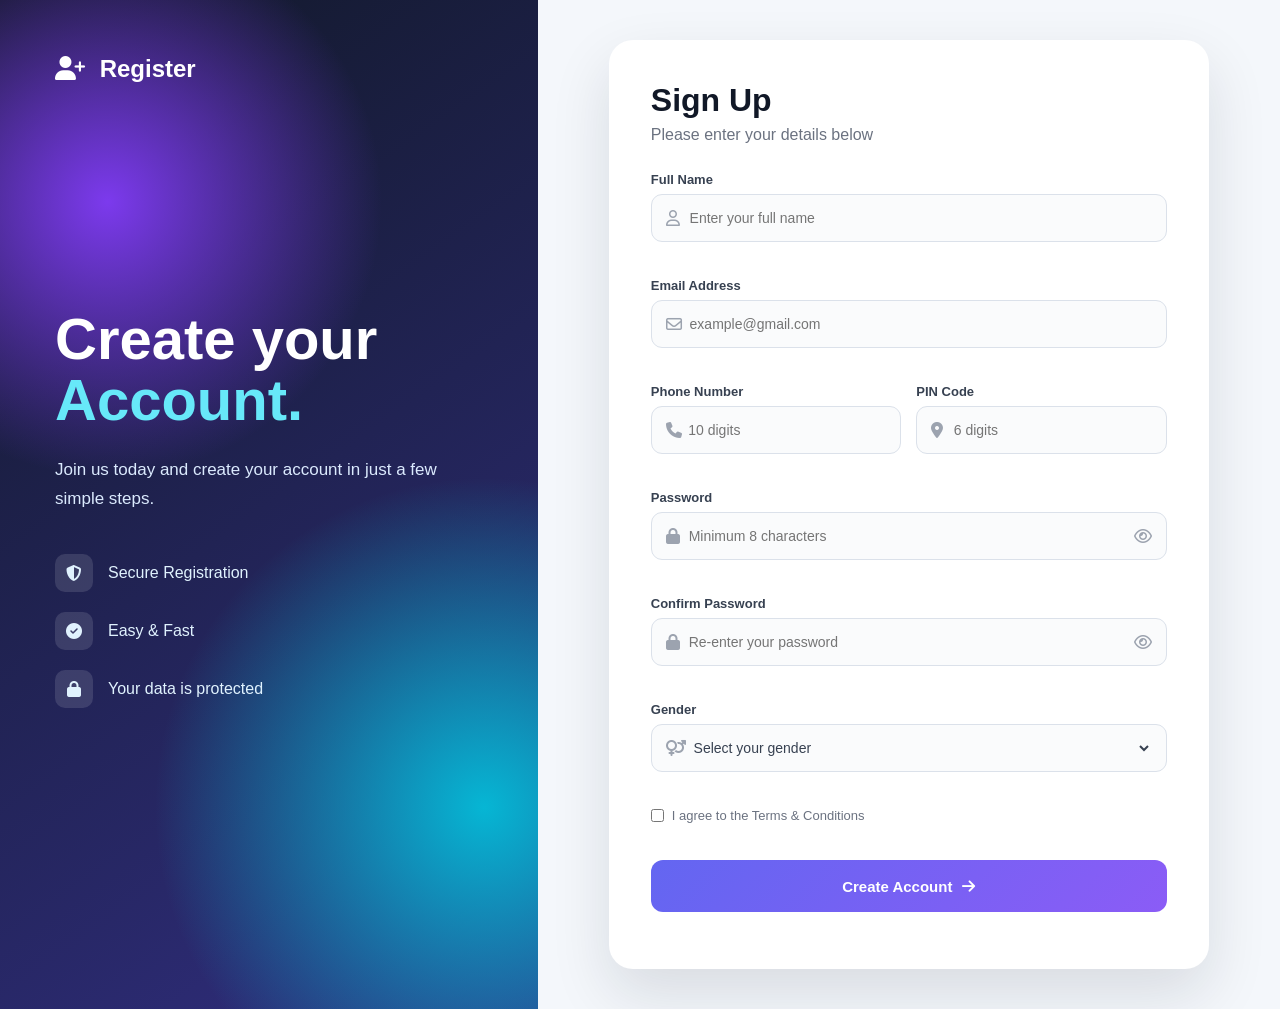
<file: index.html>
<!DOCTYPE html>
<html lang="en">
<head>
    <meta charset="UTF-8">
    <meta name="viewport" content="width=device-width, initial-scale=1.0">
    <title>Interactive Form Validation</title>

    <link rel="stylesheet"
          href="https://cdnjs.cloudflare.com/ajax/libs/font-awesome/6.5.2/css/all.min.css">

    <link rel="stylesheet" href="style.css">
</head>

<body>

<div class="page">

    <div class="left-section">
        <div class="brand">
            <i class="fa-solid fa-user-plus"></i>
            Register
        </div>

        <div class="welcome">
            <h1>Create your<br><span>Account.</span></h1>
            <p>
                Join us today and create your account in just
                a few simple steps.
            </p>

            <div class="features">
                <div>
                    <i class="fa-solid fa-shield-halved"></i>
                    <span>Secure Registration</span>
                </div>

                <div>
                    <i class="fa-solid fa-circle-check"></i>
                    <span>Easy & Fast</span>
                </div>

                <div>
                    <i class="fa-solid fa-lock"></i>
                    <span>Your data is protected</span>
                </div>
            </div>
        </div>
    </div>


    <div class="right-section">

        <div class="form-card">

            <div class="form-heading">
                <h2>Sign Up</h2>
                <p>Please enter your details below</p>
            </div>

            <form id="registrationForm" novalidate>

                <!-- Name -->
                <div class="input-group">
                    <label for="name">Full Name</label>

                    <div class="input-box">
                        <i class="fa-regular fa-user"></i>
                        <input type="text"
                               id="name"
                               placeholder="Enter your full name">
                    </div>

                    <small id="nameError"></small>
                </div>


                <!-- Email -->
                <div class="input-group">
                    <label for="email">Email Address</label>

                    <div class="input-box">
                        <i class="fa-regular fa-envelope"></i>
                        <input type="text"
                               id="email"
                               placeholder="example@gmail.com">
                    </div>

                    <small id="emailError"></small>
                </div>


                <!-- Phone + PIN -->
                <div class="two-columns">

                    <div class="input-group">
                        <label for="phone">Phone Number</label>

                        <div class="input-box">
                            <i class="fa-solid fa-phone"></i>
                            <input type="text"
                                   id="phone"
                                   placeholder="10 digits">
                        </div>

                        <small id="phoneError"></small>
                    </div>


                    <div class="input-group">
                        <label for="pin">PIN Code</label>

                        <div class="input-box">
                            <i class="fa-solid fa-location-dot"></i>
                            <input type="text"
                                   id="pin"
                                   placeholder="6 digits">
                        </div>

                        <small id="pinError"></small>
                    </div>

                </div>


                <!-- Password -->
                <div class="input-group">
                    <label for="password">Password</label>

                    <div class="input-box">
                        <i class="fa-solid fa-lock"></i>
                        <input type="password"
                               id="password"
                               placeholder="Minimum 8 characters">

                        <i class="fa-regular fa-eye toggle"
                           onclick="togglePassword('password', this)"
                           aria-label="Toggle password visibility">
                        </i>
                    </div>

                    <small id="passwordError"></small>
                </div>


                <!-- Confirm Password -->
                <div class="input-group">
                    <label for="confirmPassword">Confirm Password</label>

                    <div class="input-box">
                        <i class="fa-solid fa-lock"></i>

                        <input type="password"
                               id="confirmPassword"
                               placeholder="Re-enter your password">

                        <i class="fa-regular fa-eye toggle"
                           onclick="togglePassword('confirmPassword', this)"
                           aria-label="Toggle confirm password visibility">
                        </i>
                    </div>

                    <small id="confirmPasswordError"></small>
                </div>


                <!-- Gender -->
                <div class="input-group">
                    <label for="gender">Gender</label>

                    <div class="input-box">
                        <i class="fa-solid fa-venus-mars"></i>

                        <select id="gender">
                            <option value="">Select your gender</option>
                            <option value="Male">Male</option>
                            <option value="Female">Female</option>
                            <option value="Other">Other</option>
                        </select>
                    </div>

                    <small id="genderError"></small>
                </div>


                <div class="terms">
                    <input type="checkbox" id="terms">
                    <label for="terms">
                        I agree to the Terms & Conditions
                    </label>
                </div>

                <small id="termsError"></small>


                <button type="submit" id="submitBtn">
                    Create Account
                    <i class="fa-solid fa-arrow-right"></i>
                </button>


                <div id="successMessage"></div>

            </form>

        </div>

    </div>

</div>

<script src="script.js"></script>

</body>
</html>
</file>
<file: style.css>
* {
    margin: 0;
    padding: 0;
    box-sizing: border-box;
}

body {
    font-family: "Segoe UI", Arial, sans-serif;
    min-height: 100vh;
    background: #f4f7fb;
}

.page {
    min-height: 100vh;
    display: flex;
}


/* LEFT SIDE */

.left-section {
    width: 42%;
    padding: 55px;
    color: white;

    background:
        radial-gradient(circle at 20% 20%, #7c3aed 0, transparent 30%),
        radial-gradient(circle at 90% 80%, #06b6d4 0, transparent 35%),
        linear-gradient(145deg, #111827, #312e81);

    display: flex;
    flex-direction: column;
    justify-content: space-between;
}

.brand {
    font-size: 24px;
    font-weight: 700;
}

.brand i {
    margin-right: 8px;
}

.welcome {
    max-width: 450px;
    margin: auto 0;
}

.welcome h1 {
    font-size: 58px;
    line-height: 1.05;
    margin-bottom: 25px;
}

.welcome h1 span {
    color: #67e8f9;
}

.welcome p {
    color: #dbeafe;
    line-height: 1.7;
    font-size: 17px;
    max-width: 390px;
}

.features {
    margin-top: 40px;
}

.features div {
    display: flex;
    align-items: center;
    gap: 15px;
    margin: 20px 0;
    color: #e0f2fe;
}

.features i {
    width: 38px;
    height: 38px;
    display: flex;
    align-items: center;
    justify-content: center;

    border-radius: 10px;
    background: rgba(255,255,255,0.12);
}


/* RIGHT SIDE */

.right-section {
    width: 58%;
    display: flex;
    align-items: center;
    justify-content: center;
    padding: 40px;
}

.form-card {
    width: 100%;
    max-width: 600px;

    background: white;
    padding: 42px;

    border-radius: 24px;

    box-shadow:
        0 25px 60px rgba(15, 23, 42, 0.12);
}

.form-heading {
    margin-bottom: 28px;
}

.form-heading h2 {
    font-size: 32px;
    color: #111827;
}

.form-heading p {
    color: #6b7280;
    margin-top: 7px;
}


/* INPUTS */

.input-group {
    margin-bottom: 17px;
}

.input-group label {
    display: block;
    font-size: 13px;
    font-weight: 600;
    color: #374151;
    margin-bottom: 7px;
}

.input-box {
    height: 48px;

    display: flex;
    align-items: center;

    border: 1px solid #dbe1ea;
    border-radius: 11px;

    padding: 0 14px;

    transition: 0.2s;
    background: #fafbfc;
}

.input-box:focus-within {
    border-color: #6366f1;

    box-shadow:
        0 0 0 4px rgba(99, 102, 241, 0.1);

    background: white;
}

.input-box.input-error {
    border-color: #ef4444;
    box-shadow: 0 0 0 4px rgba(239, 68, 68, 0.1);
}

.input-box > i:first-child {
    color: #9ca3af;
    width: 25px;
}

.input-box input,
.input-box select {
    border: none;
    outline: none;
    width: 100%;

    background: transparent;

    font-size: 14px;
    color: #374151;
}

.input-box select {
    cursor: pointer;
}

.toggle {
    cursor: pointer;
    color: #9ca3af !important;
}


/* TWO COLUMNS */

.two-columns {
    display: grid;
    grid-template-columns: 1fr 1fr;
    gap: 15px;
}


/* ERROR */

small {
    display: block;
    color: #ef4444;
    font-size: 11px;
    margin-top: 5px;
    min-height: 14px;
    transition: opacity 0.2s ease;
}


/* TERMS */

.terms {
    display: flex;
    align-items: center;
    gap: 8px;
    margin-top: 5px;
}

.terms input {
    accent-color: #6366f1;
}

.terms label {
    font-size: 13px;
    color: #6b7280;
}


/* BUTTON */

button {
    width: 100%;
    height: 52px;

    margin-top: 18px;

    border: none;
    border-radius: 12px;

    background: linear-gradient(
        135deg,
        #6366f1,
        #8b5cf6
    );

    color: white;

    font-size: 15px;
    font-weight: 600;

    cursor: pointer;

    transition: 0.25s;

    display: flex;
    align-items: center;
    justify-content: center;
    gap: 10px;
}

button:hover {
    transform: translateY(-2px);

    box-shadow:
        0 10px 25px rgba(99, 102, 241, 0.3);
}

button:active {
    transform: translateY(0);
}


/* SUCCESS */

#successMessage {
    text-align: center;
    margin-top: 15px;

    color: #16a34a;
    font-size: 14px;
    font-weight: 600;
}


/* RESPONSIVE */

@media (max-width: 900px) {

    .page {
        flex-direction: column;
    }

    .left-section {
        width: 100%;
        min-height: 330px;
        padding: 35px;
    }

    .welcome h1 {
        font-size: 42px;
    }

    .features {
        display: none;
    }

    .right-section {
        width: 100%;
        padding: 25px;
    }
}


@media (max-width: 550px) {

    .form-card {
        padding: 25px;
    }

    .two-columns {
        grid-template-columns: 1fr;
        gap: 0;
    }

    .left-section {
        min-height: 270px;
    }
}
</file>
<file: exp2style.css>
* {
    margin: 0;
    padding: 0;
    box-sizing: border-box;
}

body {
    font-family: "Segoe UI", Arial, sans-serif;
    min-height: 100vh;
    background: #f4f7fb;
}

.page {
    min-height: 100vh;
    display: flex;
}


/* LEFT SIDE */

.left-section {
    width: 42%;
    padding: 55px;
    color: white;

    background:
        radial-gradient(circle at 20% 20%, #7c3aed 0, transparent 30%),
        radial-gradient(circle at 90% 80%, #06b6d4 0, transparent 35%),
        linear-gradient(145deg, #111827, #312e81);

    display: flex;
    flex-direction: column;
    justify-content: space-between;
}

.brand {
    font-size: 24px;
    font-weight: 700;
}

.brand i {
    margin-right: 8px;
}

.welcome {
    max-width: 450px;
    margin: auto 0;
}

.welcome h1 {
    font-size: 58px;
    line-height: 1.05;
    margin-bottom: 25px;
}

.welcome h1 span {
    color: #67e8f9;
}

.welcome p {
    color: #dbeafe;
    line-height: 1.7;
    font-size: 17px;
    max-width: 390px;
}

.features {
    margin-top: 40px;
}

.features div {
    display: flex;
    align-items: center;
    gap: 15px;
    margin: 20px 0;
    color: #e0f2fe;
}

.features i {
    width: 38px;
    height: 38px;
    display: flex;
    align-items: center;
    justify-content: center;

    border-radius: 10px;
    background: rgba(255,255,255,0.12);
}


/* RIGHT SIDE */

.right-section {
    width: 58%;
    display: flex;
    align-items: center;
    justify-content: center;
    padding: 40px;
}

.form-card {
    width: 100%;
    max-width: 600px;

    background: white;
    padding: 42px;

    border-radius: 24px;

    box-shadow:
        0 25px 60px rgba(15, 23, 42, 0.12);
}

.form-heading {
    margin-bottom: 28px;
}

.form-heading h2 {
    font-size: 32px;
    color: #111827;
}

.form-heading p {
    color: #6b7280;
    margin-top: 7px;
}


/* INPUTS */

.input-group {
    margin-bottom: 17px;
}

.input-group label {
    display: block;
    font-size: 13px;
    font-weight: 600;
    color: #374151;
    margin-bottom: 7px;
}

.input-box {
    height: 48px;

    display: flex;
    align-items: center;

    border: 1px solid #dbe1ea;
    border-radius: 11px;

    padding: 0 14px;

    transition: 0.2s;
    background: #fafbfc;
}

.input-box:focus-within {
    border-color: #6366f1;

    box-shadow:
        0 0 0 4px rgba(99, 102, 241, 0.1);

    background: white;
}

.input-box > i:first-child {
    color: #9ca3af;
    width: 25px;
}

.input-box input,
.input-box select {
    border: none;
    outline: none;
    width: 100%;

    background: transparent;

    font-size: 14px;
    color: #374151;
}

.input-box select {
    cursor: pointer;
}

.toggle {
    cursor: pointer;
    color: #9ca3af !important;
}


/* TWO COLUMNS */

.two-columns {
    display: grid;
    grid-template-columns: 1fr 1fr;
    gap: 15px;
}


/* ERROR */

small {
    display: block;
    color: #ef4444;
    font-size: 11px;
    margin-top: 5px;
    min-height: 14px;
}


/* TERMS */

.terms {
    display: flex;
    align-items: center;
    gap: 8px;
    margin-top: 5px;
}

.terms input {
    accent-color: #6366f1;
}

.terms label {
    font-size: 13px;
    color: #6b7280;
}


/* BUTTON */

button {
    width: 100%;
    height: 52px;

    margin-top: 18px;

    border: none;
    border-radius: 12px;

    background: linear-gradient(
        135deg,
        #6366f1,
        #8b5cf6
    );

    color: white;

    font-size: 15px;
    font-weight: 600;

    cursor: pointer;

    transition: 0.25s;

    display: flex;
    align-items: center;
    justify-content: center;
    gap: 10px;
}

button:hover {
    transform: translateY(-2px);

    box-shadow:
        0 10px 25px rgba(99, 102, 241, 0.3);
}


/* SUCCESS */

#successMessage {
    text-align: center;
    margin-top: 15px;

    color: #16a34a;
    font-size: 14px;
    font-weight: 600;
}


/* RESPONSIVE */

@media (max-width: 900px) {

    .page {
        flex-direction: column;
    }

    .left-section {
        width: 100%;
        min-height: 330px;
        padding: 35px;
    }

    .welcome h1 {
        font-size: 42px;
    }

    .features {
        display: none;
    }

    .right-section {
        width: 100%;
        padding: 25px;
    }
}


@media (max-width: 550px) {

    .form-card {
        padding: 25px;
    }

    .two-columns {
        grid-template-columns: 1fr;
        gap: 0;
    }

    .left-section {
        min-height: 270px;
    }
}
</file>
